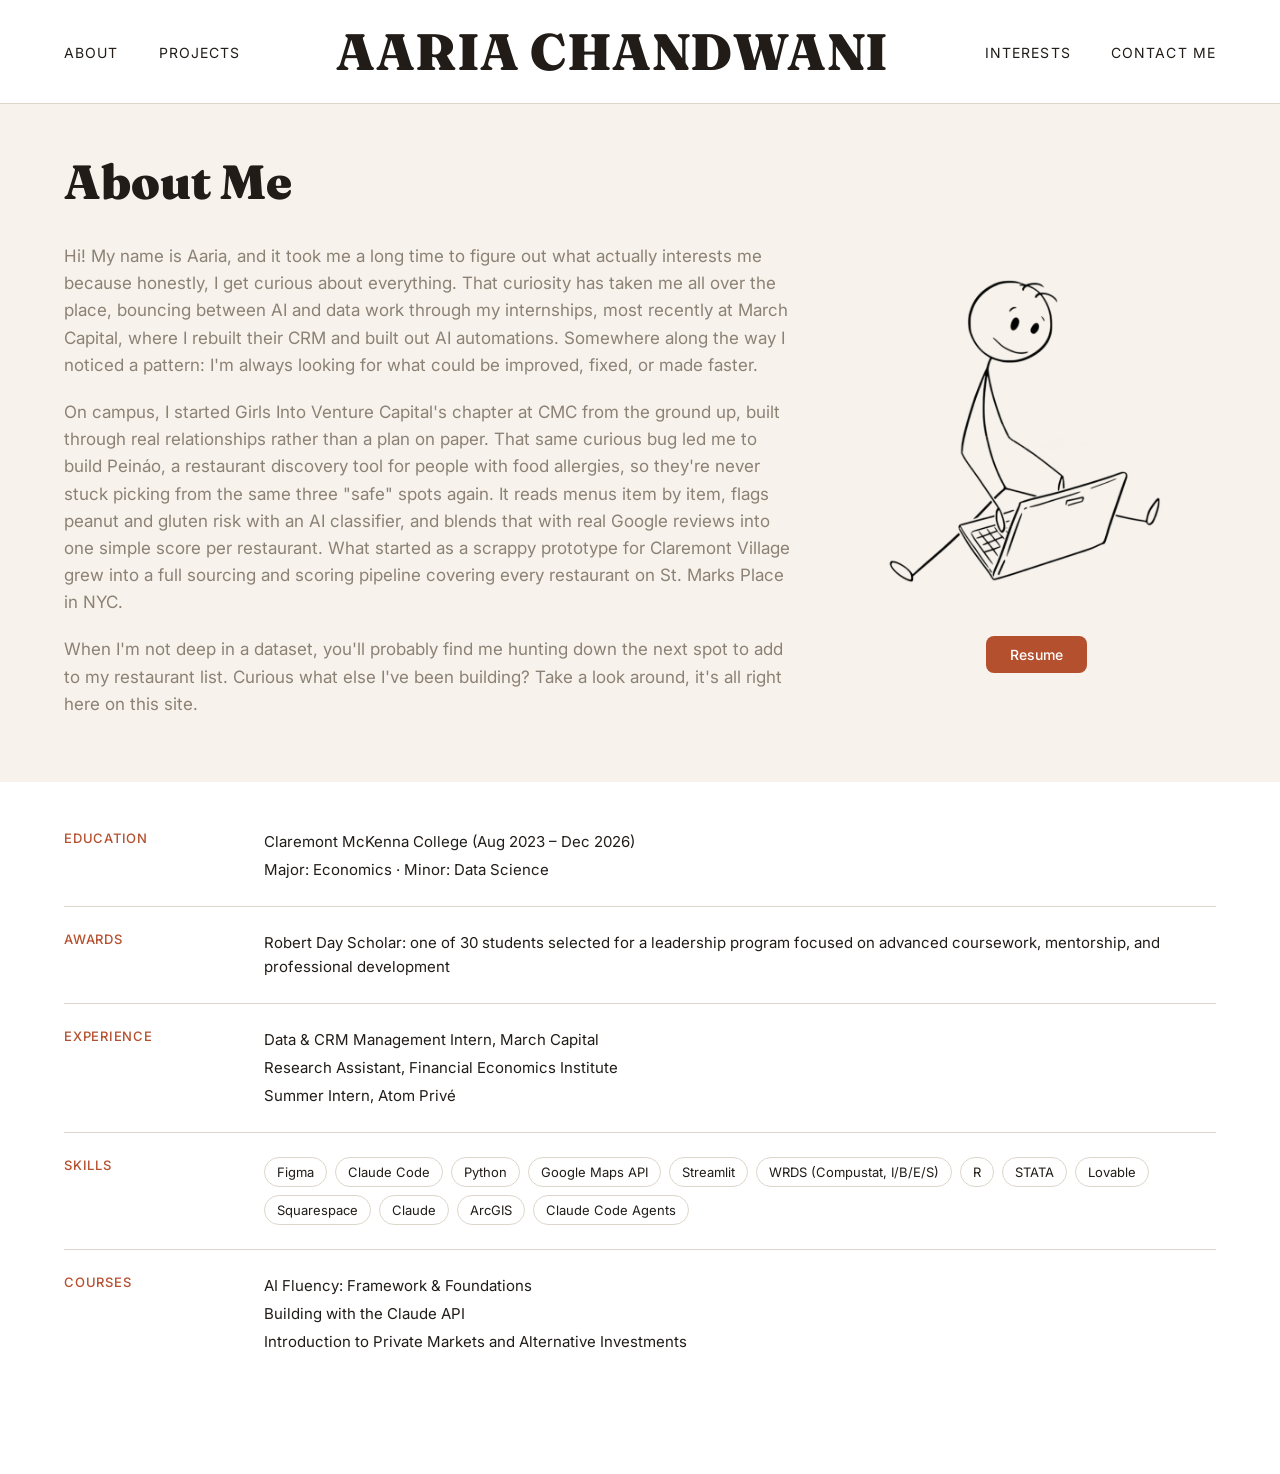
<file: about.html>
<!DOCTYPE html>
<html lang="en">
<head>
  <meta charset="UTF-8" />
  <meta name="viewport" content="width=device-width, initial-scale=1.0" />
  <title>About — Aaria Chandwani</title>
  <link rel="preconnect" href="https://fonts.googleapis.com" />
  <link rel="preconnect" href="https://fonts.gstatic.com" crossorigin />
  <link href="https://fonts.googleapis.com/css2?family=Fraunces:wght@400;900&family=Inter:wght@400;500&display=swap" rel="stylesheet" />
  <link rel="stylesheet" href="css/style.css" />
  <link rel="stylesheet" href="css/about.css" />
</head>
<body>

  <nav class="nav">
    <ul class="nav-links">
      <li><a href="about.html">About</a></li>
      <li><a href="projects.html">Projects</a></li>
    </ul>
    <a href="index.html" class="nav-wordmark">AARIA CHANDWANI</a>
    <ul class="nav-links">
      <li><a href="interests.html">Interests</a></li>
      <li><a href="contact.html">Contact Me</a></li>
    </ul>
  </nav>

  <header class="page-heading">
    <h1>About Me</h1>
  </header>

  <section class="about-bio">
    <div class="about-bio-text">
      <p>Hi! My name is Aaria, and it took me a long time to figure out what actually interests me because honestly, I get curious about everything. That curiosity has taken me all over the place, bouncing between AI and data work through my internships, most recently at March Capital, where I rebuilt their CRM and built out AI automations. Somewhere along the way I noticed a pattern: I'm always looking for what could be improved, fixed, or made faster.</p>
      <p>On campus, I started Girls Into Venture Capital's chapter at CMC from the ground up, built through real relationships rather than a plan on paper. That same curious bug led me to build Peináo, a restaurant discovery tool for people with food allergies, so they're never stuck picking from the same three "safe" spots again. It reads menus item by item, flags peanut and gluten risk with an AI classifier, and blends that with real Google reviews into one simple score per restaurant. What started as a scrappy prototype for Claremont Village grew into a full sourcing and scoring pipeline covering every restaurant on St. Marks Place in NYC.</p>
      <p>When I'm not deep in a dataset, you'll probably find me hunting down the next spot to add to my restaurant list. Curious what else I've been building? Take a look around, it's all right here on this site.</p>
    </div>
    <div class="about-illustration">
      <img src="assets/aboutme.png" alt="Illustration of Aaria with a laptop" />
      <a class="resume-button" href="assets/about/Resume.pdf" target="_blank" rel="noopener">Resume</a>
    </div>
  </section>

  <section class="credentials">
    <div class="credential-row">
      <span class="credential-label">Education</span>
      <div class="credential-content">
        <p>Claremont McKenna College (Aug 2023 – Dec 2026)</p>
        <p>Major: Economics · Minor: Data Science</p>
      </div>
    </div>

    <div class="credential-row">
      <span class="credential-label">Awards</span>
      <div class="credential-content">
        <p>Robert Day Scholar: one of 30 students selected for a leadership program focused on advanced coursework, mentorship, and professional development</p>
      </div>
    </div>

    <div class="credential-row">
      <span class="credential-label">Experience</span>
      <div class="credential-content">
        <p>Data &amp; CRM Management Intern, March Capital</p>
        <p>Research Assistant, Financial Economics Institute</p>
        <p>Summer Intern, Atom Privé</p>
      </div>
    </div>

    <div class="credential-row">
      <span class="credential-label">Skills</span>
      <div class="credential-content">
        <ul class="skill-pills">
          <li>Figma</li>
          <li>Claude Code</li>
          <li>Python</li>
          <li>Google Maps API</li>
          <li>Streamlit</li>
          <li>WRDS (Compustat, I/B/E/S)</li>
          <li>R</li>
          <li>STATA</li>
          <li>Lovable</li>
          <li>Squarespace</li>
          <li>Claude</li>
          <li>ArcGIS</li>
          <li>Claude Code Agents</li>
        </ul>
      </div>
    </div>

    <div class="credential-row">
      <span class="credential-label">Courses</span>
      <div class="credential-content">
        <p>AI Fluency: Framework &amp; Foundations</p>
        <p>Building with the Claude API</p>
        <p>Introduction to Private Markets and Alternative Investments</p>
      </div>
    </div>
  </section>

</body>
</html>
</file>
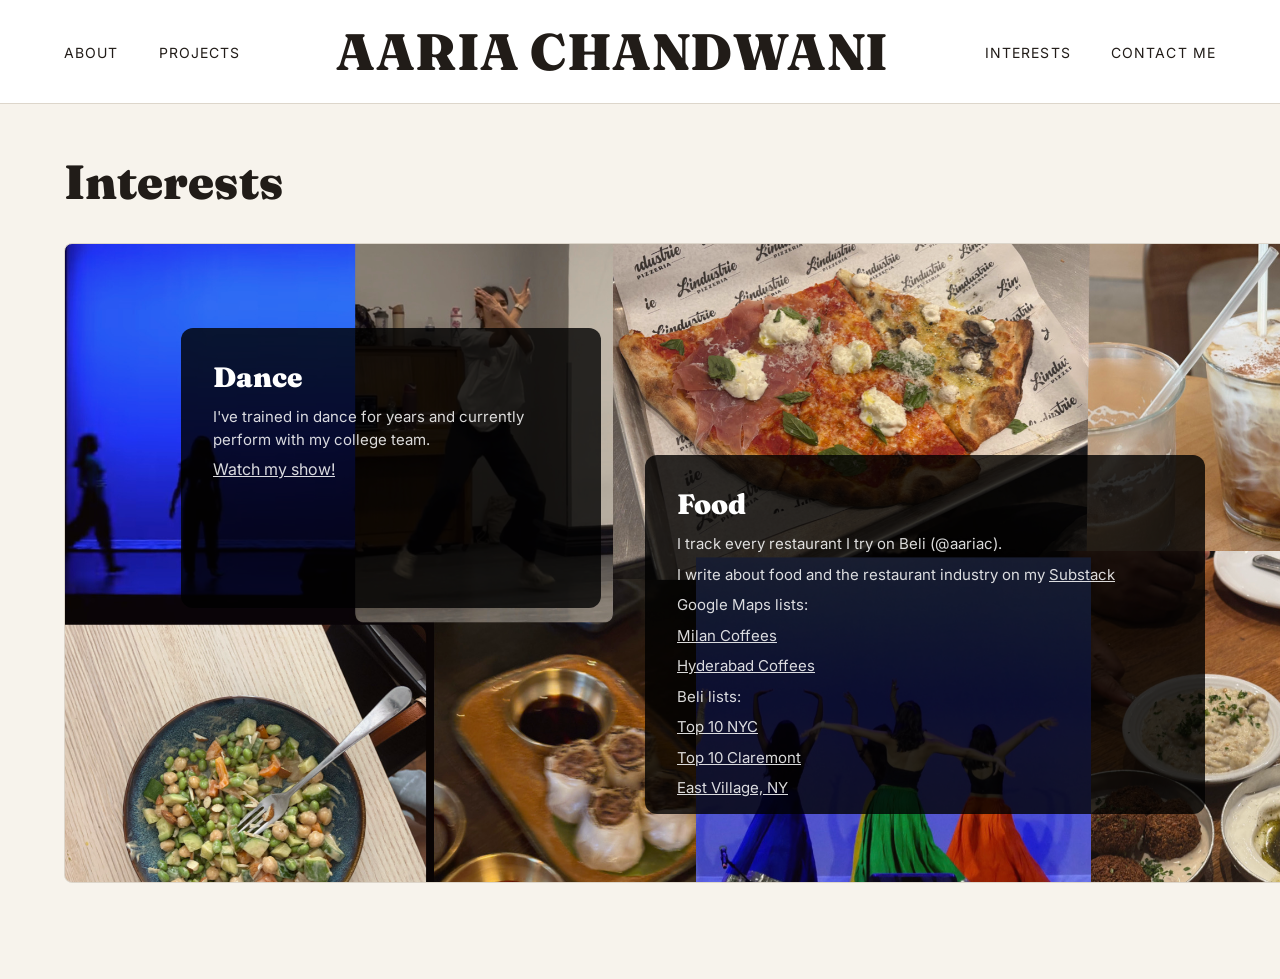
<file: interests.html>
<!DOCTYPE html>
<html lang="en">
<head>
  <meta charset="UTF-8" />
  <meta name="viewport" content="width=device-width, initial-scale=1.0" />
  <title>Interests — Aaria Chandwani</title>
  <link rel="preconnect" href="https://fonts.googleapis.com" />
  <link rel="preconnect" href="https://fonts.gstatic.com" crossorigin />
  <link href="https://fonts.googleapis.com/css2?family=Fraunces:wght@400;900&family=Inter:wght@400;500&display=swap" rel="stylesheet" />
  <link rel="stylesheet" href="css/style.css" />
  <link rel="stylesheet" href="css/interests.css" />
</head>
<body>

  <nav class="nav">
    <ul class="nav-links">
      <li><a href="about.html">About</a></li>
      <li><a href="projects.html">Projects</a></li>
    </ul>
    <a href="index.html" class="nav-wordmark">AARIA CHANDWANI</a>
    <ul class="nav-links">
      <li><a href="interests.html">Interests</a></li>
      <li><a href="contact.html">Contact Me</a></li>
    </ul>
  </nav>

  <header class="page-heading">
    <h1>Interests</h1>
  </header>

  <main class="interests-main">
    <div class="interests-photo">
      <div class="interests-overlay"></div>

      <div class="interest-card interest-card--dance">
        <h2>Dance</h2>
        <p>I've trained in dance for years and currently perform with my college team.</p>
        <a href="https://www.youtube.com/watch?v=mwoezYFAjDw" target="_blank" rel="noopener">Watch my show!</a>
      </div>

      <div class="interest-card interest-card--food">
        <h2>Food</h2>
        <p>I track every restaurant I try on Beli (@aariac).</p>
        <p>I write about food and the restaurant industry on my <a href="https://substack.com/@aariachandwani" target="_blank" rel="noopener">Substack</a></p>
        <p class="interest-list-label">Google Maps lists:</p>
        <p><a href="https://maps.app.goo.gl/Srxj2nvNzNcivfi8A" target="_blank" rel="noopener">Milan Coffees</a></p>
        <p><a href="https://www.google.com/maps/@17.4099252,78.3461083,13z/data=!4m6!1m2!10m1!1e1!11m2!2sflzBBKx6T_G29eXG_iZt2Q!3e3?entry=ttu&g_ep=EgoyMDI2MDcxNS4wIKXMDSoASAFQAw%3D%3D" target="_blank" rel="noopener">Hyderabad Coffees</a></p>
        <p class="interest-list-label">Beli lists:</p>
        <p><a href="https://beliapp.co/rzSgdqdGS4b" target="_blank" rel="noopener">Top 10 NYC</a></p>
        <p><a href="https://beliapp.co/sQbVaFhGS4b" target="_blank" rel="noopener">Top 10 Claremont</a></p>
        <p><a href="https://beliapp.co/W4uDhVoGS4b" target="_blank" rel="noopener">East Village, NY</a></p>
      </div>
    </div>
  </main>

</body>
</html>
</file>
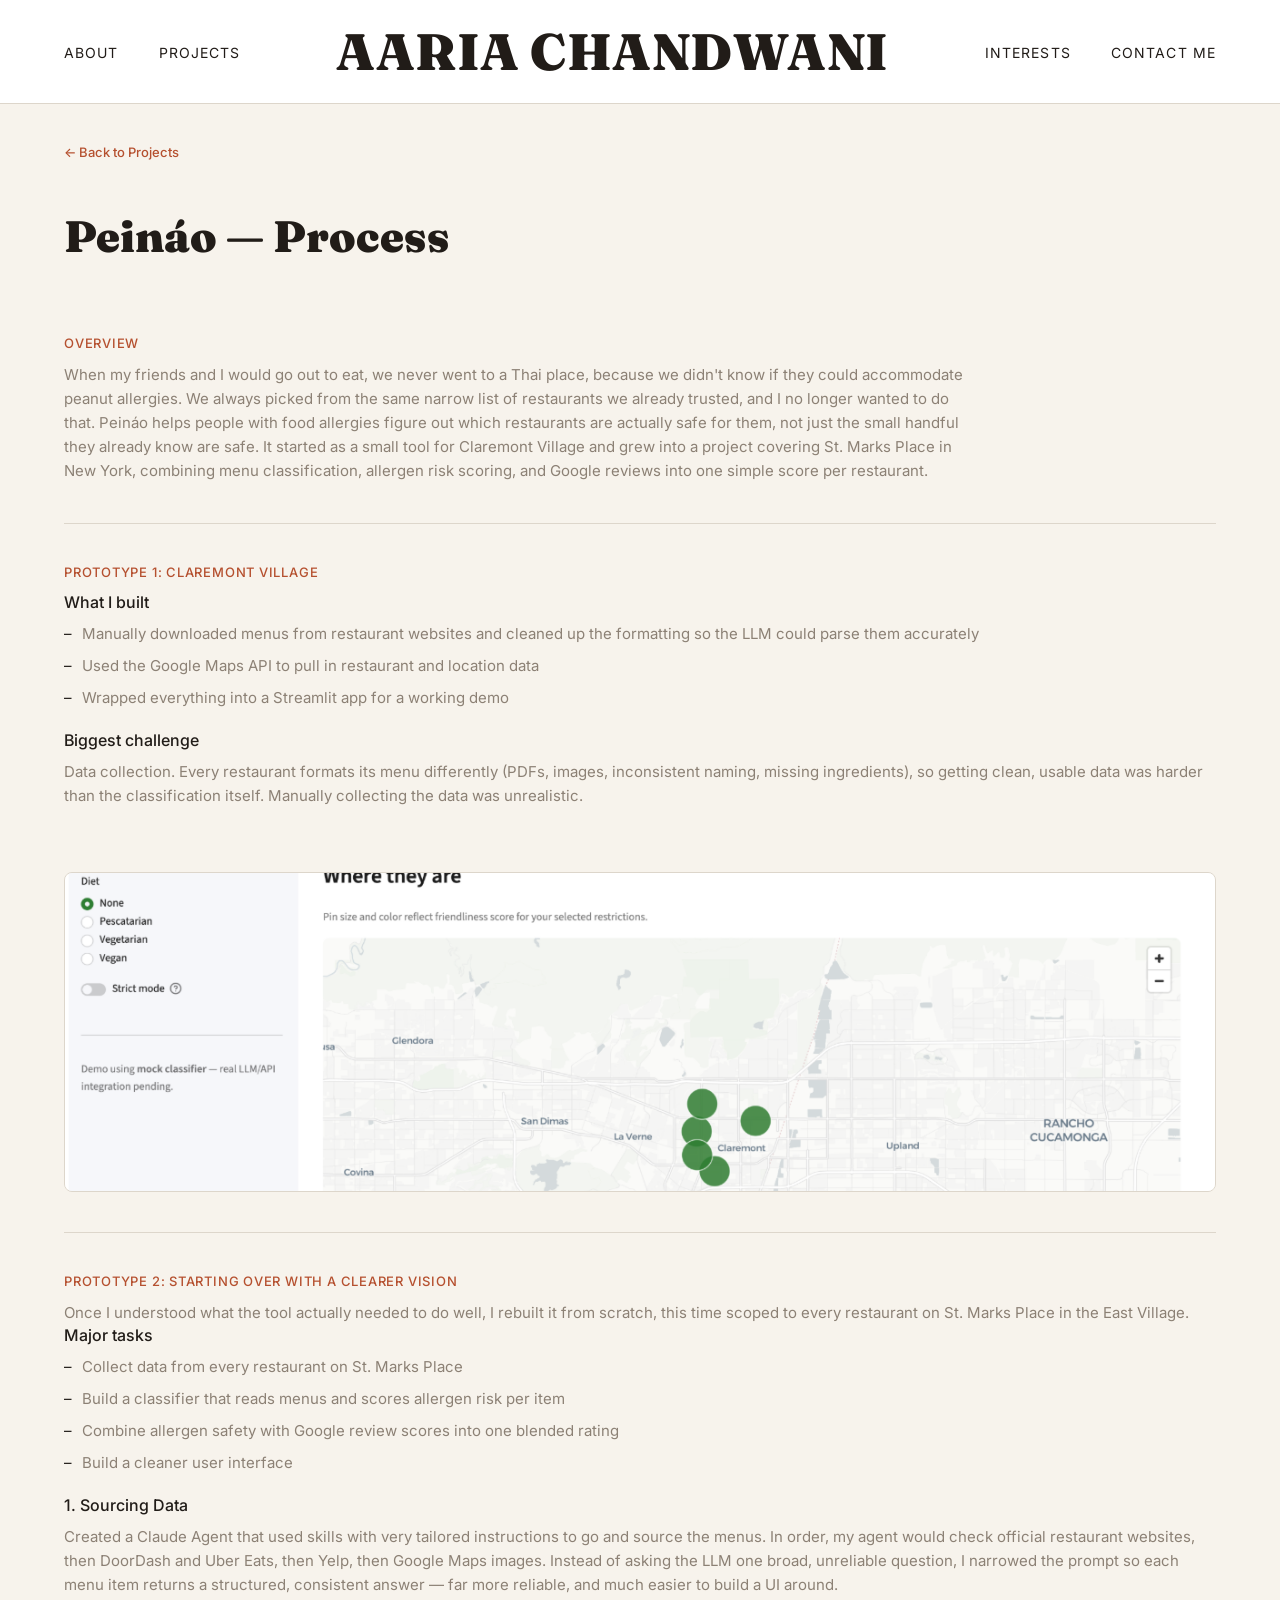
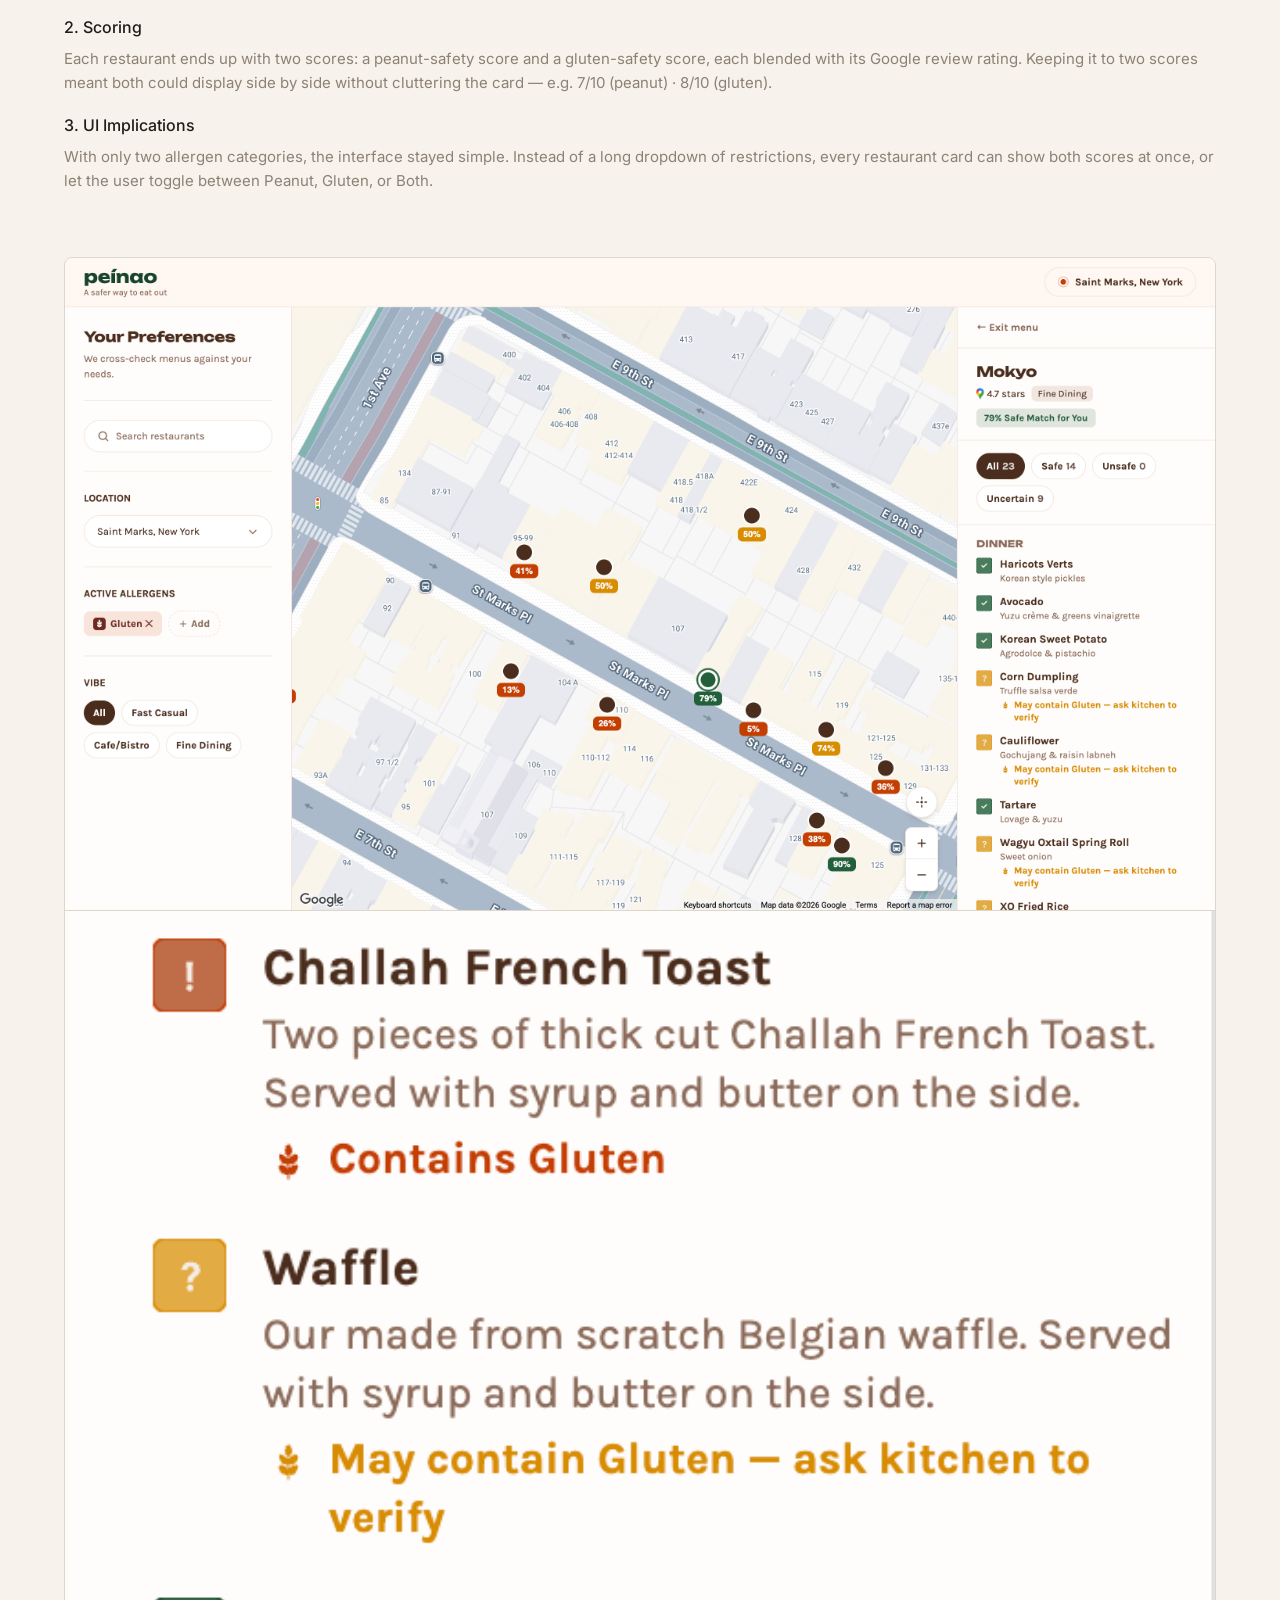
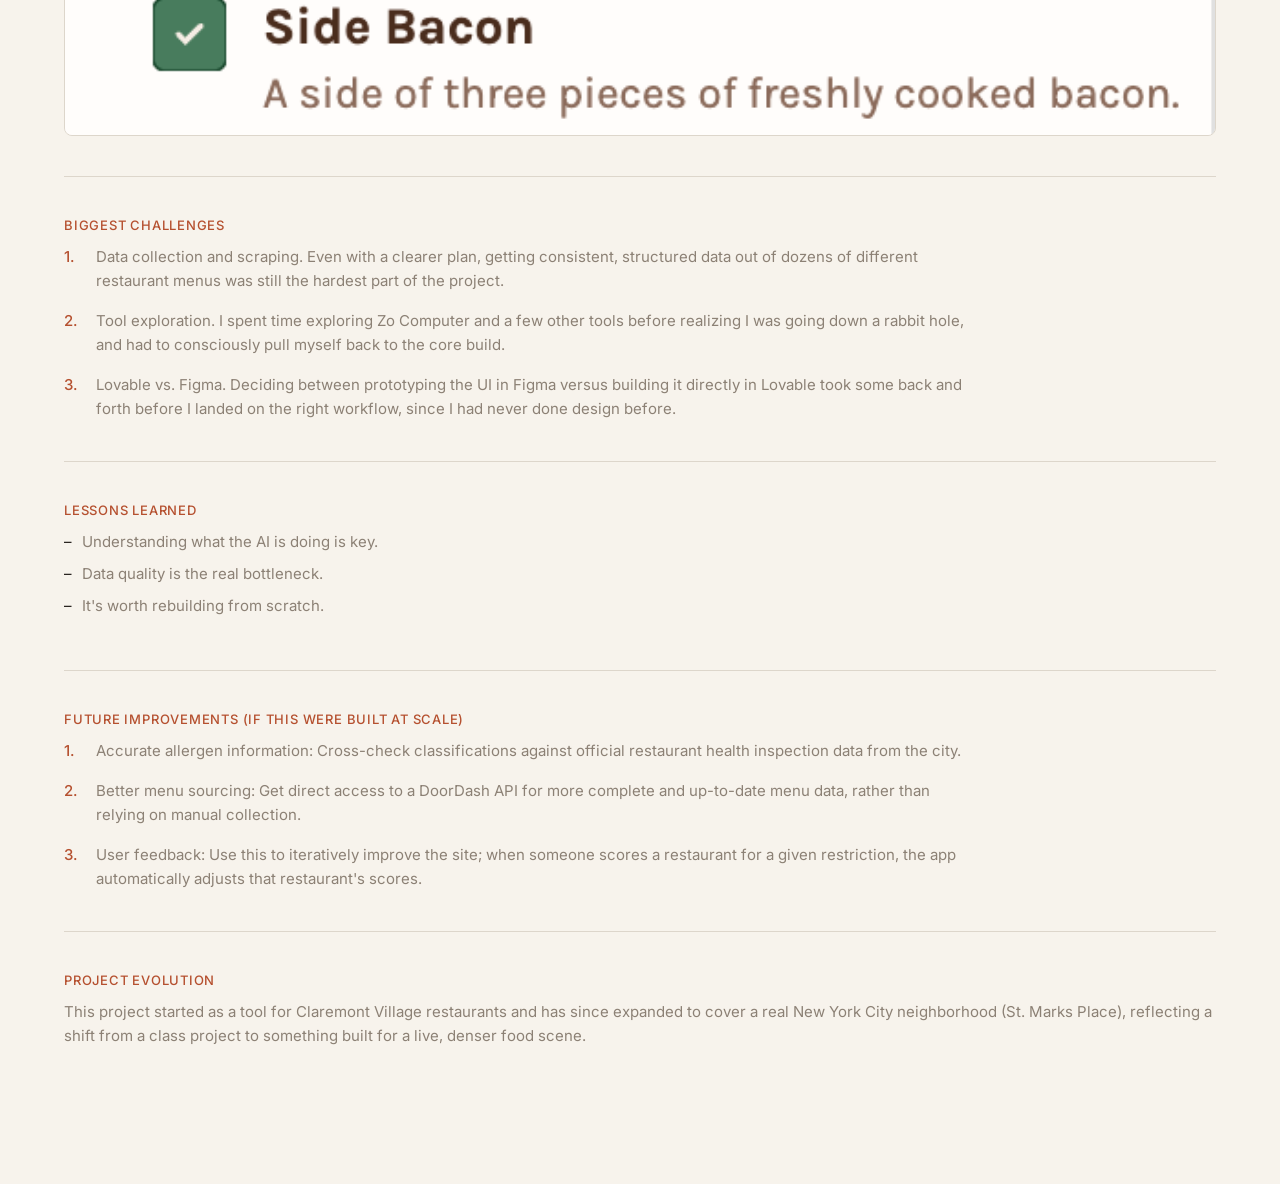
<file: peinao-process.html>
<!DOCTYPE html>
<html lang="en">
<head>
  <meta charset="UTF-8" />
  <meta name="viewport" content="width=device-width, initial-scale=1.0" />
  <title>Peináo — Process — Aaria Chandwani</title>
  <link rel="preconnect" href="https://fonts.googleapis.com" />
  <link rel="preconnect" href="https://fonts.gstatic.com" crossorigin />
  <link href="https://fonts.googleapis.com/css2?family=Fraunces:wght@400;900&family=Inter:wght@400;500&display=swap" rel="stylesheet" />
  <link rel="stylesheet" href="css/style.css" />
  <link rel="stylesheet" href="css/peinao-process.css" />
</head>
<body>

  <nav class="nav">
    <ul class="nav-links">
      <li><a href="about.html">About</a></li>
      <li><a href="projects.html">Projects</a></li>
    </ul>
    <a href="index.html" class="nav-wordmark">AARIA CHANDWANI</a>
    <ul class="nav-links">
      <li><a href="interests.html">Interests</a></li>
      <li><a href="contact.html">Contact Me</a></li>
    </ul>
  </nav>

  <a class="back-link" href="projects.html">← Back to Projects</a>

  <header class="page-heading process-heading">
    <h1>Peináo — Process</h1>
  </header>

  <main class="process-content">

    <section class="process-block process-overview">
      <span class="section-label">Overview</span>
      <p class="process-paragraph process-overview-text">When my friends and I would go out to eat, we never went to a Thai place, because we didn't know if they could accommodate peanut allergies. We always picked from the same narrow list of restaurants we already trusted, and I no longer wanted to do that. Peináo helps people with food allergies figure out which restaurants are actually safe for them, not just the small handful they already know are safe. It started as a small tool for Claremont Village and grew into a project covering St. Marks Place in New York, combining menu classification, allergen risk scoring, and Google reviews into one simple score per restaurant.</p>
    </section>

    <section class="process-row">
      <div class="process-text">
        <span class="section-label">Prototype 1: Claremont Village</span>
        <h3 class="process-subheading">What I built</h3>
        <ul class="dashed-list">
          <li>Manually downloaded menus from restaurant websites and cleaned up the formatting so the LLM could parse them accurately</li>
          <li>Used the Google Maps API to pull in restaurant and location data</li>
          <li>Wrapped everything into a Streamlit app for a working demo</li>
        </ul>
        <h3 class="process-subheading">Biggest challenge</h3>
        <p class="process-paragraph">Data collection. Every restaurant formats its menu differently (PDFs, images, inconsistent naming, missing ingredients), so getting clean, usable data was harder than the classification itself. Manually collecting the data was unrealistic.</p>
      </div>
      <div class="process-image process-image--one">
        <img src="assets/projects/prototype-1.png" alt="Prototype 1 — Claremont Village menu analyzer map" />
      </div>
    </section>

    <section class="process-row">
      <div class="process-text">
        <span class="section-label">Prototype 2: Starting Over with a Clearer Vision</span>
        <p class="process-paragraph">Once I understood what the tool actually needed to do well, I rebuilt it from scratch, this time scoped to every restaurant on St. Marks Place in the East Village.</p>
        <h3 class="process-subheading">Major tasks</h3>
        <ul class="dashed-list">
          <li>Collect data from every restaurant on St. Marks Place</li>
          <li>Build a classifier that reads menus and scores allergen risk per item</li>
          <li>Combine allergen safety with Google review scores into one blended rating</li>
          <li>Build a cleaner user interface</li>
        </ul>
        <h3 class="process-subheading">1. Sourcing Data</h3>
        <p class="process-paragraph">Created a Claude Agent that used skills with very tailored instructions to go and source the menus. In order, my agent would check official restaurant websites, then DoorDash and Uber Eats, then Yelp, then Google Maps images. Instead of asking the LLM one broad, unreliable question, I narrowed the prompt so each menu item returns a structured, consistent answer — far more reliable, and much easier to build a UI around.</p>
        <h3 class="process-subheading">2. Scoring</h3>
        <p class="process-paragraph">Each restaurant ends up with two scores: a peanut-safety score and a gluten-safety score, each blended with its Google review rating. Keeping it to two scores meant both could display side by side without cluttering the card — e.g. 7/10 (peanut) · 8/10 (gluten).</p>
        <h3 class="process-subheading">3. UI Implications</h3>
        <p class="process-paragraph">With only two allergen categories, the interface stayed simple. Instead of a long dropdown of restrictions, every restaurant card can show both scores at once, or let the user toggle between Peanut, Gluten, or Both.</p>
      </div>
      <div class="process-image process-image--two">
        <img src="assets/projects/prototype-2.png" alt="Prototype 2 — St. Marks Place prototype screenshot" />
        <img src="assets/projects/prototype-3.png" alt="Screenshot of Prototype 2 — menu and allergen flag card" />
      </div>
    </section>

    <section class="process-block">
      <span class="section-label">Biggest Challenges</span>
      <ol class="numbered-list">
        <li>Data collection and scraping. Even with a clearer plan, getting consistent, structured data out of dozens of different restaurant menus was still the hardest part of the project.</li>
        <li>Tool exploration. I spent time exploring Zo Computer and a few other tools before realizing I was going down a rabbit hole, and had to consciously pull myself back to the core build.</li>
        <li>Lovable vs. Figma. Deciding between prototyping the UI in Figma versus building it directly in Lovable took some back and forth before I landed on the right workflow, since I had never done design before.</li>
      </ol>
    </section>

    <section class="process-block">
      <span class="section-label">Lessons Learned</span>
      <ul class="dashed-list">
        <li>Understanding what the AI is doing is key.</li>
        <li>Data quality is the real bottleneck.</li>
        <li>It's worth rebuilding from scratch.</li>
      </ul>
    </section>

    <section class="process-block">
      <span class="section-label">Future Improvements (If This Were Built at Scale)</span>
      <ol class="numbered-list">
        <li>Accurate allergen information: Cross-check classifications against official restaurant health inspection data from the city.</li>
        <li>Better menu sourcing: Get direct access to a DoorDash API for more complete and up-to-date menu data, rather than relying on manual collection.</li>
        <li>User feedback: Use this to iteratively improve the site; when someone scores a restaurant for a given restriction, the app automatically adjusts that restaurant's scores.</li>
      </ol>
    </section>

    <section class="process-block">
      <span class="section-label">Project Evolution</span>
      <p class="process-paragraph">This project started as a tool for Claremont Village restaurants and has since expanded to cover a real New York City neighborhood (St. Marks Place), reflecting a shift from a class project to something built for a live, denser food scene.</p>
    </section>

  </main>

</body>
</html>
</file>
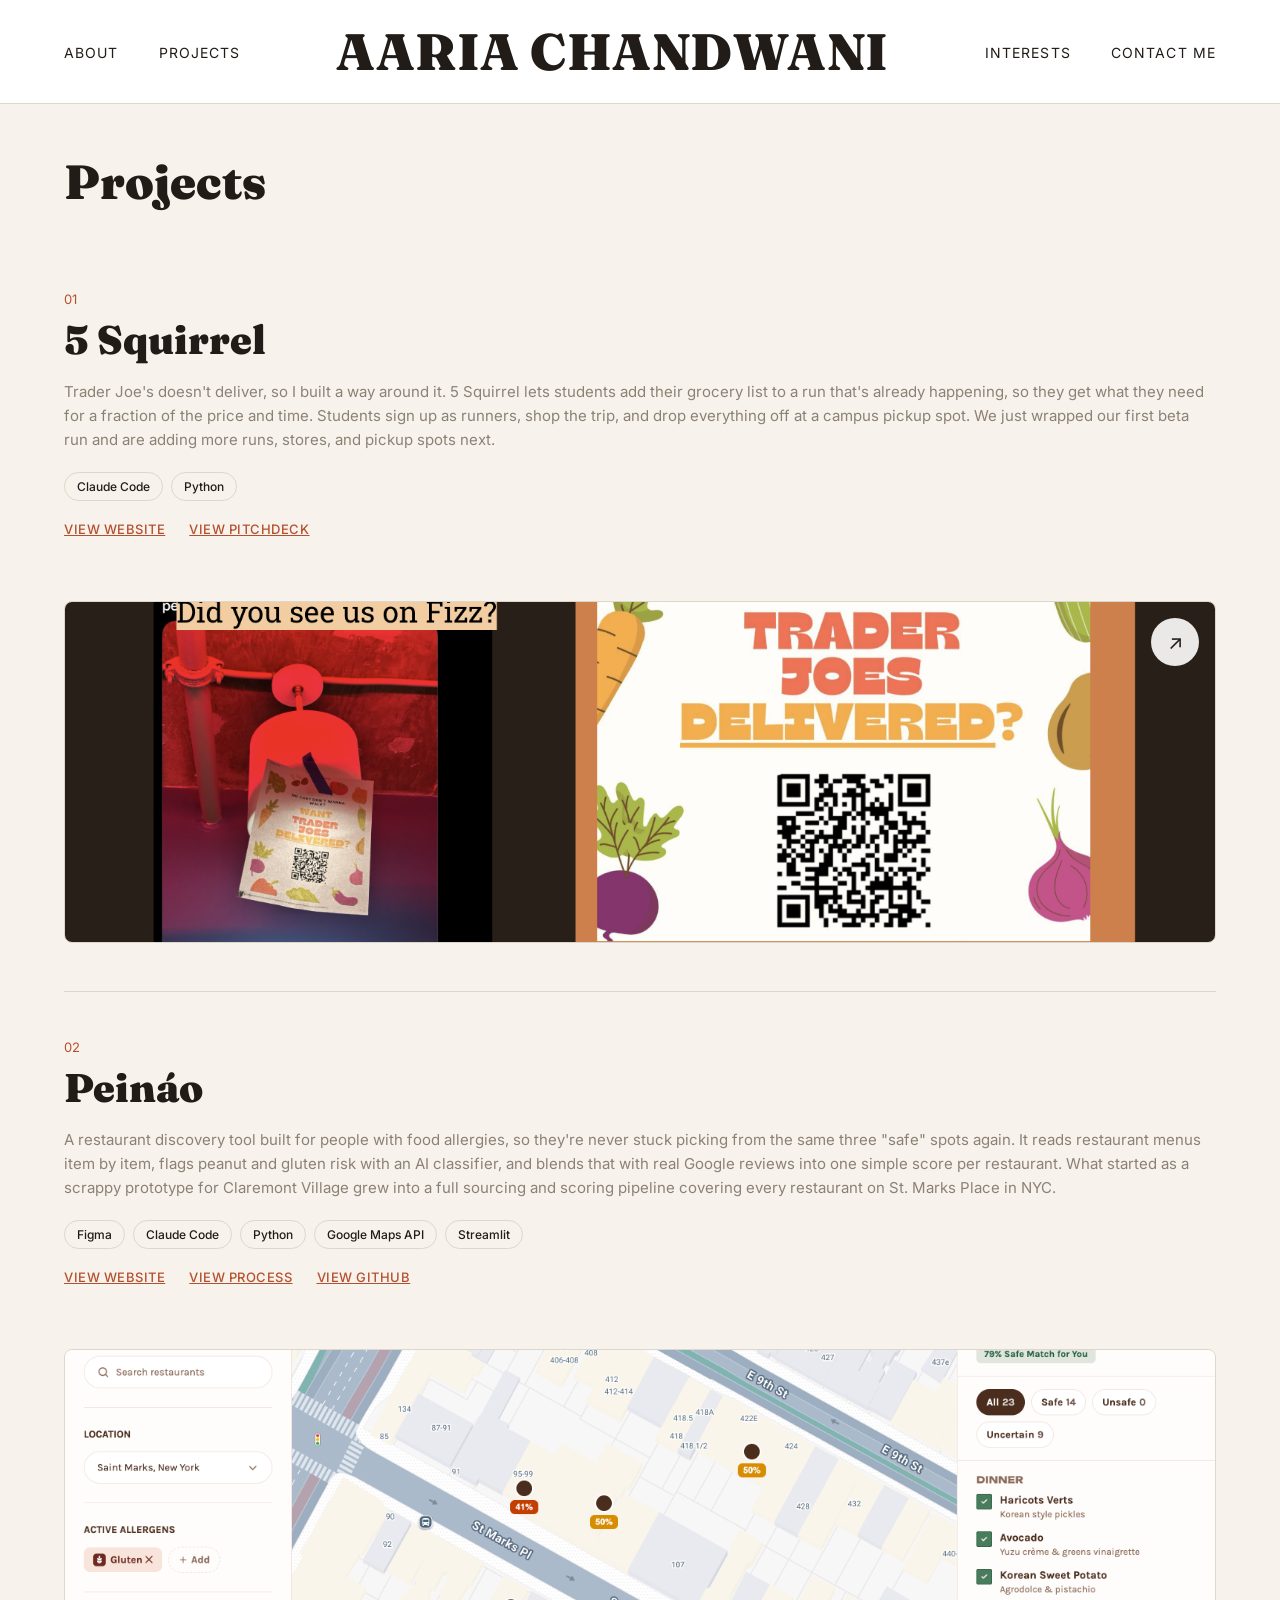
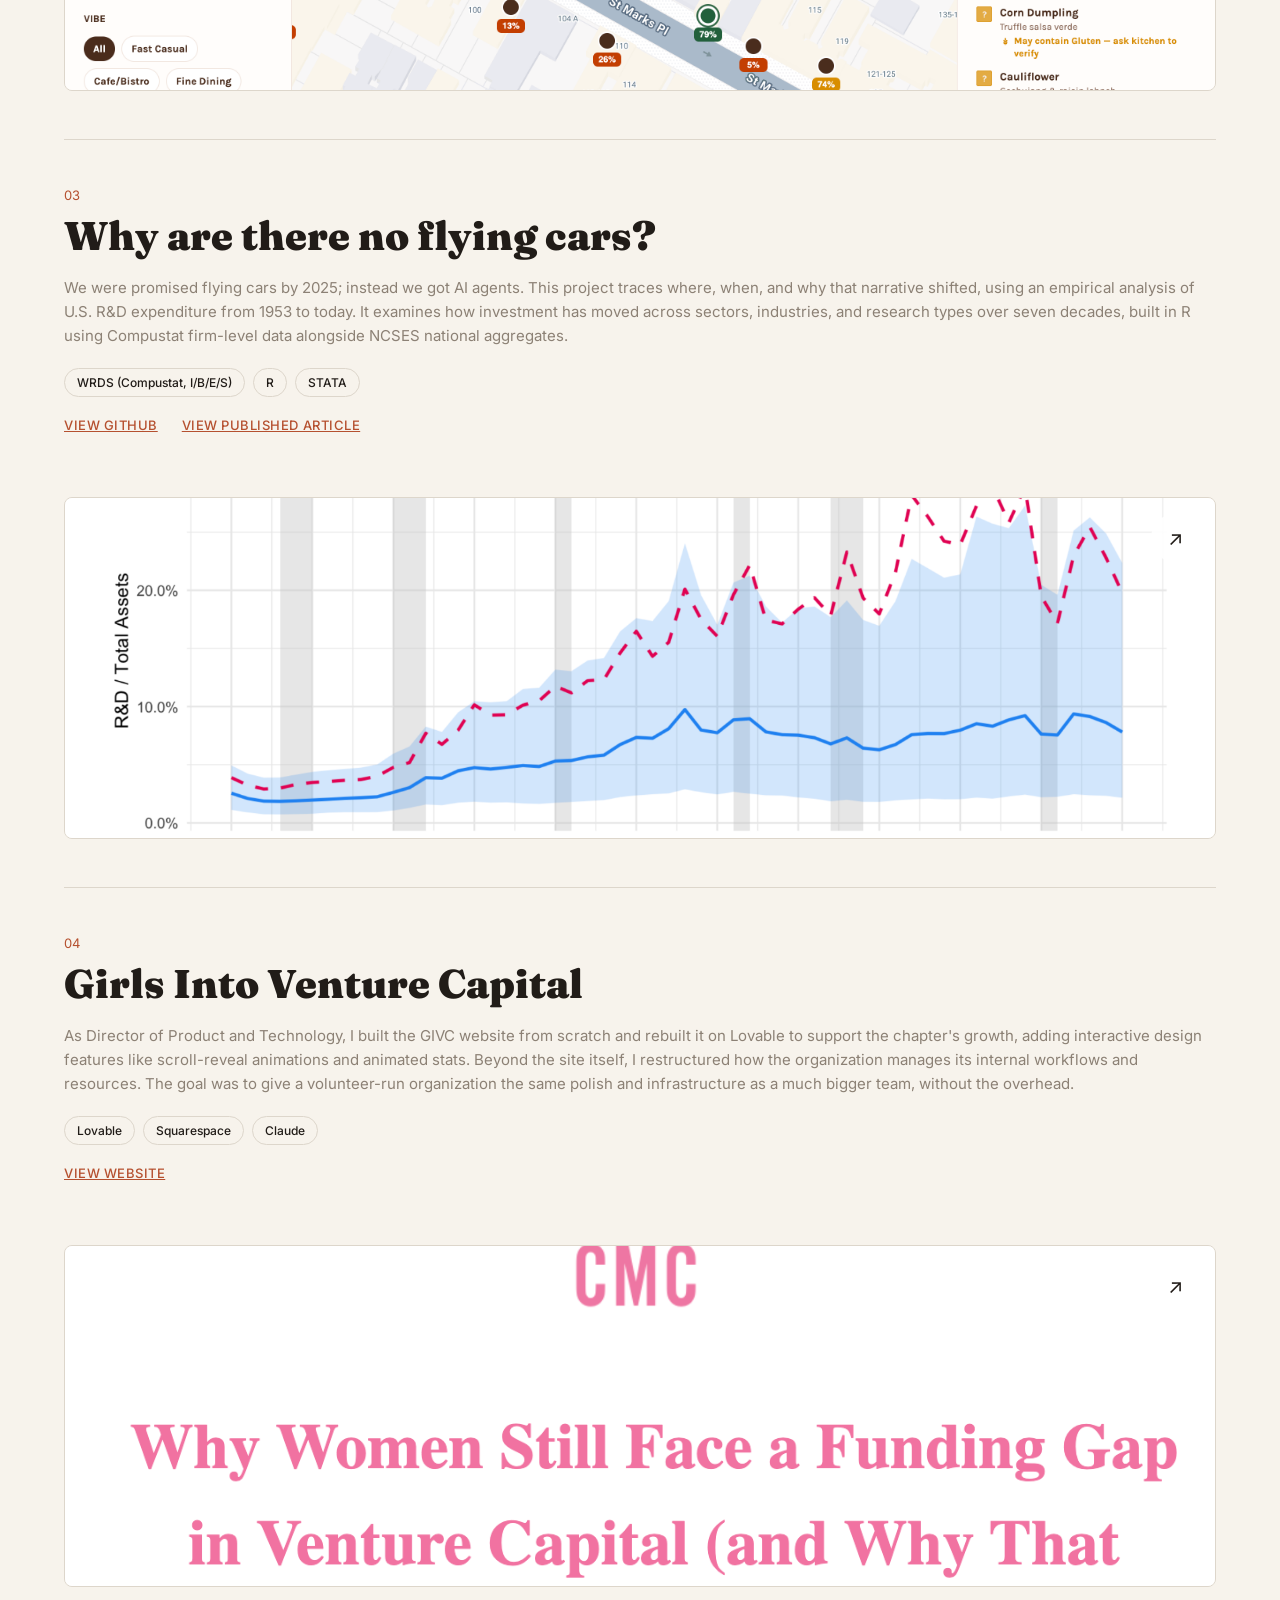
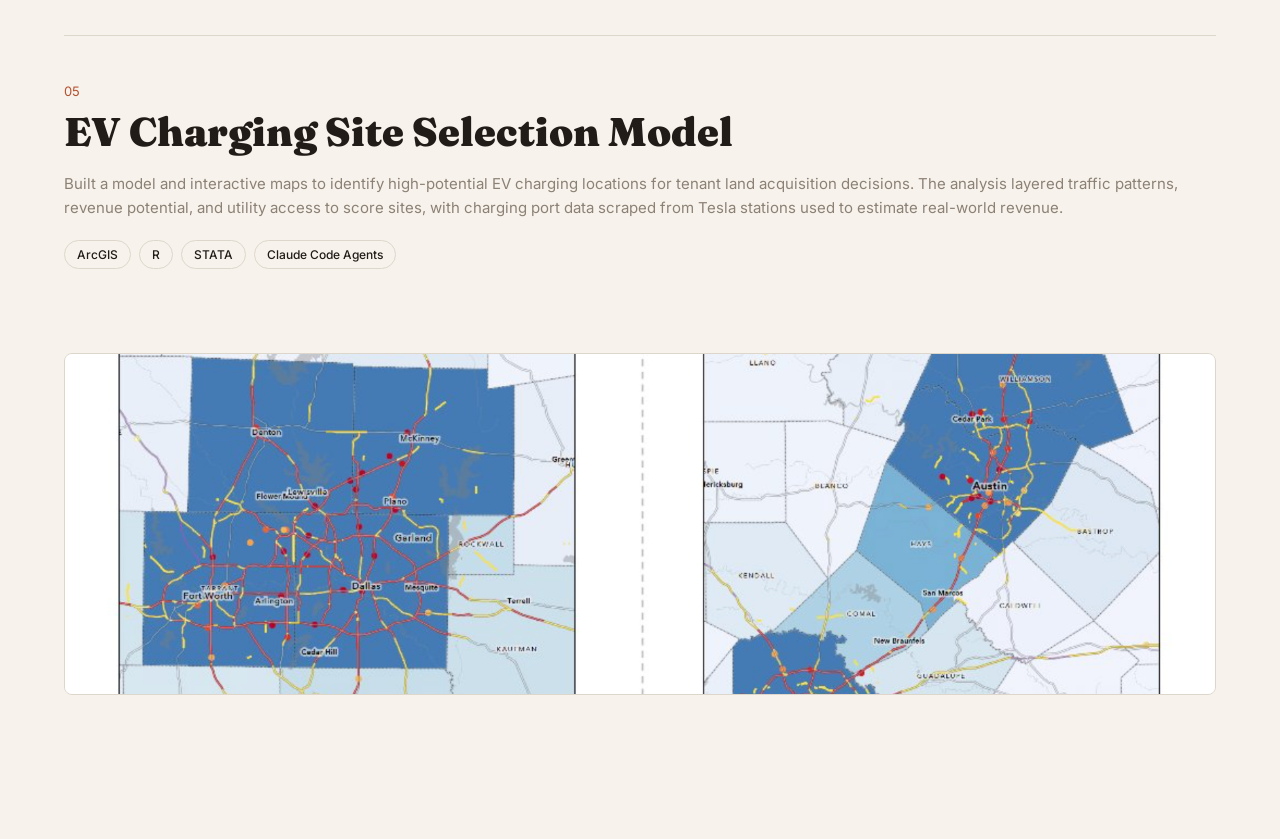
<file: projects.html>
<!DOCTYPE html>
<html lang="en">
<head>
  <meta charset="UTF-8" />
  <meta name="viewport" content="width=device-width, initial-scale=1.0" />
  <title>Projects — Aaria Chandwani</title>
  <link rel="preconnect" href="https://fonts.googleapis.com" />
  <link rel="preconnect" href="https://fonts.gstatic.com" crossorigin />
  <link href="https://fonts.googleapis.com/css2?family=Fraunces:wght@400;900&family=Inter:wght@400;500&display=swap" rel="stylesheet" />
  <link rel="stylesheet" href="css/style.css" />
  <link rel="stylesheet" href="css/projects.css" />
</head>
<body>

  <nav class="nav">
    <ul class="nav-links">
      <li><a href="about.html">About</a></li>
      <li><a href="projects.html">Projects</a></li>
    </ul>
    <a href="index.html" class="nav-wordmark">AARIA CHANDWANI</a>
    <ul class="nav-links">
      <li><a href="interests.html">Interests</a></li>
      <li><a href="contact.html">Contact Me</a></li>
    </ul>
  </nav>

  <header class="page-heading">
    <h1>Projects</h1>
  </header>

  <main class="project-list">

    <section class="project-row">
      <div class="project-text">
        <span class="project-index">01</span>
        <h2 class="project-title">5 Squirrel</h2>
        <p class="project-desc">Trader Joe's doesn't deliver, so I built a way around it. 5 Squirrel lets students add their grocery list to a run that's already happening, so they get what they need for a fraction of the price and time. Students sign up as runners, shop the trip, and drop everything off at a campus pickup spot. We just wrapped our first beta run and are adding more runs, stores, and pickup spots next.</p>
        <ul class="project-skills">
          <li>Claude Code</li>
          <li>Python</li>
        </ul>
        <div class="project-links">
          <a href="https://www.5squirrel.com/" target="_blank" rel="noopener">View Website</a>
          <a href="https://docs.google.com/presentation/d/1V8YhrM7m23KrUpfGQU0SdcgyiouHjKrPK9v2ellNz9w/edit?usp=sharing" target="_blank" rel="noopener">View Pitchdeck</a>
        </div>
      </div>
      <a class="project-image" href="https://www.5squirrel.com/" target="_blank" rel="noopener">
        <img src="assets/projects/5squirrel.png" alt="5 Squirrel campus flyer and Fizz post" />
        <span class="image-badge">↗</span>
      </a>
    </section>

    <section class="project-row">
      <div class="project-text">
        <span class="project-index">02</span>
        <h2 class="project-title">Peináo</h2>
        <p class="project-desc">A restaurant discovery tool built for people with food allergies, so they're never stuck picking from the same three "safe" spots again. It reads restaurant menus item by item, flags peanut and gluten risk with an AI classifier, and blends that with real Google reviews into one simple score per restaurant. What started as a scrappy prototype for Claremont Village grew into a full sourcing and scoring pipeline covering every restaurant on St. Marks Place in NYC.</p>
        <ul class="project-skills">
          <li>Figma</li>
          <li>Claude Code</li>
          <li>Python</li>
          <li>Google Maps API</li>
          <li>Streamlit</li>
        </ul>
        <div class="project-links">
          <a href="https://peinao.vercel.app/" target="_blank" rel="noopener">View Website</a>
          <a href="peinao-process.html">View Process</a>
          <a href="https://github.com/Aaria1204/Allergens-" target="_blank" rel="noopener">View Github</a>
        </div>
      </div>
      <div class="project-image">
        <img src="assets/projects/peinao.png" alt="Peináo app prototype screenshot" />
      </div>
    </section>

    <section class="project-row">
      <div class="project-text">
        <span class="project-index">03</span>
        <h2 class="project-title">Why are there no flying cars?</h2>
        <p class="project-desc">We were promised flying cars by 2025; instead we got AI agents. This project traces where, when, and why that narrative shifted, using an empirical analysis of U.S. R&D expenditure from 1953 to today. It examines how investment has moved across sectors, industries, and research types over seven decades, built in R using Compustat firm-level data alongside NCSES national aggregates.</p>
        <ul class="project-skills">
          <li>WRDS (Compustat, I/B/E/S)</li>
          <li>R</li>
          <li>STATA</li>
        </ul>
        <div class="project-links">
          <a href="https://github.com/Aaria1204/R-DResearch" target="_blank" rel="noopener">View Github</a>
          <a href="https://drive.google.com/drive/folders/1XYqcYyh86mVUHAFLZjS3zag3FqAVPo4q" target="_blank" rel="noopener">View Published Article</a>
        </div>
      </div>
      <a class="project-image" href="https://drive.google.com/drive/folders/1XYqcYyh86mVUHAFLZjS3zag3FqAVPo4q" target="_blank" rel="noopener">
        <img src="assets/projects/flying-cars.png" alt="R&D expenditure analysis chart" />
        <span class="image-badge">↗</span>
      </a>
    </section>

    <section class="project-row">
      <div class="project-text">
        <span class="project-index">04</span>
        <h2 class="project-title">Girls Into Venture Capital</h2>
        <p class="project-desc">As Director of Product and Technology, I built the GIVC website from scratch and rebuilt it on Lovable to support the chapter's growth, adding interactive design features like scroll-reveal animations and animated stats. Beyond the site itself, I restructured how the organization manages its internal workflows and resources. The goal was to give a volunteer-run organization the same polish and infrastructure as a much bigger team, without the overhead.</p>
        <ul class="project-skills">
          <li>Lovable</li>
          <li>Squarespace</li>
          <li>Claude</li>
        </ul>
        <div class="project-links">
          <a href="https://www.girlsintovc.com/" target="_blank" rel="noopener">View Website</a>
        </div>
      </div>
      <a class="project-image" href="https://www.girlsintovc.com/" target="_blank" rel="noopener">
        <img src="assets/projects/givc.png" alt="Girls Into Venture Capital website screenshot" />
        <span class="image-badge">↗</span>
      </a>
    </section>

    <section class="project-row">
      <div class="project-text">
        <span class="project-index">05</span>
        <h2 class="project-title">EV Charging Site Selection Model</h2>
        <p class="project-desc">Built a model and interactive maps to identify high-potential EV charging locations for tenant land acquisition decisions. The analysis layered traffic patterns, revenue potential, and utility access to score sites, with charging port data scraped from Tesla stations used to estimate real-world revenue.</p>
        <ul class="project-skills">
          <li>ArcGIS</li>
          <li>R</li>
          <li>STATA</li>
          <li>Claude Code Agents</li>
        </ul>
      </div>
      <div class="project-image">
        <img src="assets/projects/ev-charging.png" alt="EV charging site selection map" />
      </div>
    </section>

  </main>

</body>
</html>
</file>
<file: css/style.css>
:root {
  --color-bg: #F7F3EC;
  --color-surface: #FFFFFF;
  --color-ink: #211C18;
  --color-muted: #8C8175;
  --color-accent: #B5502F;
  --color-line: #DDD6CB;

  --font-display: "Fraunces", serif;
  --font-body: "Inter", sans-serif;
}

* {
  margin: 0;
  padding: 0;
  box-sizing: border-box;
}

html, body {
  background: var(--color-bg);
  color: var(--color-ink);
  font-family: var(--font-body);
  -webkit-font-smoothing: antialiased;
}

a {
  color: var(--color-accent);
  text-decoration: underline;
}

img {
  display: block;
  max-width: 100%;
}

/* ---------- Nav ---------- */

.nav {
  display: flex;
  align-items: center;
  justify-content: space-between;
  padding: 20px 64px;
  background: #fff;
  border-bottom: 1px solid var(--color-line);
  flex-wrap: wrap;
  gap: 12px;
}

.nav-links {
  display: flex;
  gap: 40px;
  list-style: none;
}

.nav-links a {
  color: var(--color-ink);
  text-decoration: none;
  font-size: 14px;
  letter-spacing: 0.08em;
  text-transform: uppercase;
}

.nav-links a:hover {
  color: var(--color-accent);
}

.nav-wordmark {
  font-family: var(--font-display);
  font-weight: 900;
  font-size: clamp(28px, 4vw, 52px);
  letter-spacing: 0.01em;
  text-decoration: none;
  color: var(--color-ink);
  white-space: nowrap;
}

/* ---------- Page heading (About / Projects / Interests / Contact) ---------- */

.page-heading {
  padding: 48px 64px 8px;
}

.page-heading h1 {
  font-family: var(--font-display);
  font-weight: 900;
  font-size: 48px;
  color: var(--color-ink);
}

.back-link {
  display: inline-block;
  padding: 40px 64px 0;
  font-size: 13px;
  font-weight: 500;
  text-decoration: none;
}

@media (max-width: 700px) {
  .nav {
    flex-direction: column;
    justify-content: center;
    padding: 14px 20px;
    gap: 8px;
  }
  .nav-wordmark {
    order: -1;
    font-size: 22px;
  }
  .nav-links {
    gap: 16px;
    justify-content: center;
    flex-wrap: wrap;
  }
  .nav-links a { font-size: 12px; }
  .page-heading, .back-link { padding-left: 24px; padding-right: 24px; }
  .page-heading h1 { font-size: 34px; }
}

@media (max-width: 380px) {
  .nav-wordmark { font-size: 18px; }
}
</file>
<file: css/about.css>
/* ---------- About page ---------- */

.about-bio {
  display: flex;
  align-items: flex-start;
  gap: 64px;
  padding: 24px 64px 64px;
}

.about-bio-text {
  flex: 1 1 auto;
  max-width: 900px;
}

.about-bio-text p {
  color: var(--color-muted);
  font-size: 17px;
  line-height: 1.6;
  margin-bottom: 20px;
}

.about-bio-text p:last-child {
  margin-bottom: 0;
}

.about-illustration {
  flex: 0 0 auto;
  display: flex;
  flex-direction: column;
  align-items: center;
  gap: 16px;
}

.about-illustration img {
  display: block;
  width: 360px;
  height: auto;
}

.resume-button {
  display: inline-block;
  background: var(--color-accent);
  color: #fff;
  font-size: 14px;
  font-weight: 500;
  text-decoration: none;
  padding: 10px 24px;
  border-radius: 8px;
}

.resume-button:hover {
  opacity: 0.9;
}

/* ---------- Credentials ---------- */

.credentials {
  background: var(--color-surface);
  padding: 24px 64px 96px;
}

.credential-row {
  display: flex;
  gap: 40px;
  padding: 24px 0;
  border-top: 1px solid var(--color-line);
}

.credential-row:first-child {
  border-top: none;
}

.credential-label {
  flex: 0 0 160px;
  font-size: 13px;
  font-weight: 500;
  text-transform: uppercase;
  letter-spacing: 0.06em;
  color: var(--color-accent);
}

.credential-content {
  flex: 1;
}

.credential-content p {
  font-size: 15px;
  line-height: 1.6;
  color: var(--color-ink);
  margin-bottom: 4px;
}

.credential-content p:last-child {
  margin-bottom: 0;
}

.skill-pills {
  display: flex;
  flex-wrap: wrap;
  gap: 8px;
  list-style: none;
  margin: 0;
  padding: 0;
}

.skill-pills li {
  border: 1px solid var(--color-line);
  border-radius: 100px;
  padding: 6px 12px;
  font-size: 13px;
  color: var(--color-ink);
}

@media (max-width: 900px) {
  .about-bio {
    flex-direction: column;
  }
  .credential-row {
    flex-direction: column;
    gap: 8px;
  }
}

@media (max-width: 700px) {
  .about-bio,
  .credentials {
    padding-left: 24px;
    padding-right: 24px;
  }
}
</file>
<file: css/interests.css>
/* ---------- Interests page ---------- */

.interests-main {
  padding: 24px 0 96px;
  overflow-x: auto;
}

.interests-photo {
  position: relative;
  width: 1312px;
  height: 640px;
  margin: 0 64px;
  border: 1px solid var(--color-line);
  border-radius: 8px;
  overflow: hidden;
  background-image: url("../assets/Interests/Interests(BG).png");
  background-size: cover;
  background-position: center;
}

.interests-overlay {
  position: absolute;
  inset: 0;
  background: var(--color-accent);
  opacity: 0.05;
  z-index: 1;
}

.interest-card {
  position: absolute;
  z-index: 2;
  background: rgba(0, 0, 0, 0.8);
  border-radius: 12px;
  padding: 32px;
  color: rgba(255, 255, 255, 0.85);
  box-sizing: border-box;
}

.interest-card h2 {
  font-family: var(--font-display);
  font-weight: 900;
  font-size: 28px;
  color: #fff;
  margin-bottom: 12px;
}

.interest-card p {
  font-size: 15px;
  line-height: 1.5;
  color: rgba(255, 255, 255, 0.85);
  margin-bottom: 8px;
}

.interest-card a {
  color: rgba(255, 255, 255, 0.85);
  text-decoration: underline;
}

.interest-list-label {
  margin-bottom: 4px;
}

.interest-card--dance {
  left: 116px;
  top: 84px;
  width: 420px;
  height: 280px;
}

.interest-card--food {
  left: 580px;
  top: 211px;
  width: 560px;
  height: 359px;
}

@media (max-width: 900px) {
  .interests-main {
    overflow-x: visible;
    padding: 24px 24px 64px;
  }

  .interests-photo {
    width: auto;
    height: auto;
    margin: 0;
    display: flex;
    flex-direction: column;
    gap: 16px;
    background-image: none;
    border: none;
  }

  .interests-overlay {
    display: none;
  }

  .interest-card {
    position: relative;
    left: auto;
    top: auto;
    width: 100% !important;
    height: auto !important;
    overflow: hidden;
    background: var(--color-ink);
    background-image: url("../assets/Interests/Interests(BG).png");
    background-size: cover;
    background-position: center;
  }

  .interest-card::before {
    content: "";
    position: absolute;
    inset: 0;
    background: rgba(0, 0, 0, 0.55);
    border-radius: 12px;
    z-index: 0;
  }

  .interest-card > * {
    position: relative;
    z-index: 1;
  }
}
</file>
<file: css/peinao-process.css>
/* ---------- Peináo — Process page ---------- */

.process-heading h1 {
  font-size: 44px;
}

.process-content {
  max-width: 1320px;
  margin: 0 auto;
  padding: 24px 64px 96px;
}

.process-content > *:not(:first-child) {
  border-top: 1px solid var(--color-line);
}

.process-block,
.process-row {
  padding: 40px 0;
}

.section-label {
  display: block;
  font-size: 13px;
  font-weight: 500;
  text-transform: uppercase;
  letter-spacing: 0.06em;
  color: var(--color-accent);
  margin-bottom: 12px;
}

.process-paragraph {
  font-size: 15px;
  line-height: 1.6;
  color: var(--color-muted);
}

.process-overview-text {
  max-width: 900px;
}

.process-subheading {
  font-family: var(--font-body);
  font-weight: 500;
  font-size: 16px;
  color: var(--color-ink);
  margin: 20px 0 10px;
}

.process-subheading:first-of-type {
  margin-top: 0;
}

.dashed-list {
  list-style: none;
  display: flex;
  flex-direction: column;
  gap: 8px;
  margin: 0 0 12px;
  padding: 0;
}

.dashed-list li {
  position: relative;
  padding-left: 18px;
  font-size: 15px;
  line-height: 1.6;
  color: var(--color-muted);
}

.dashed-list li::before {
  content: "–";
  position: absolute;
  left: 0;
  color: var(--color-ink);
}

.numbered-list {
  list-style: none;
  counter-reset: process-counter;
  display: flex;
  flex-direction: column;
  gap: 16px;
  margin: 0;
  padding: 0;
  max-width: 900px;
}

.numbered-list li {
  position: relative;
  padding-left: 32px;
  font-size: 15px;
  line-height: 1.6;
  color: var(--color-muted);
}

.numbered-list li::before {
  counter-increment: process-counter;
  content: counter(process-counter) ".";
  position: absolute;
  left: 0;
  color: var(--color-accent);
  font-weight: 500;
}

/* ---------- Two-column rows (Prototype 1 / Prototype 2) ---------- */

.process-row {
  display: flex;
  align-items: flex-start;
  gap: 64px;
}

.process-text {
  flex: 0 0 674px;
  width: 674px;
}

.process-image {
  flex: 0 0 560px;
  width: 560px;
  border: 1px solid var(--color-line);
  border-radius: 8px;
  overflow: hidden;
}

.process-image--one {
  height: 318px;
}

.process-image--one img {
  width: 100%;
  height: 100%;
  object-fit: cover;
  display: block;
}

.process-image--two {
  height: 731px;
  display: flex;
  flex-direction: column;
}

.process-image--two img {
  width: 100%;
  flex: 1;
  object-fit: cover;
  display: block;
}

.process-image--two img:first-child {
  border-bottom: 1px solid var(--color-line);
}

@media (max-width: 1320px) {
  .process-row {
    flex-wrap: wrap;
  }
  .process-text,
  .process-image {
    width: 100%;
    flex: 1 1 100%;
  }
  .process-image--one,
  .process-image--two {
    height: auto;
  }
  .process-image--one img {
    height: 318px;
  }
  .process-image--two img {
    height: 366px;
  }
}

@media (max-width: 700px) {
  .process-content {
    padding-left: 24px;
    padding-right: 24px;
  }
  .process-heading h1 {
    font-size: 32px;
  }
  .process-image--one img {
    height: 220px;
  }
  .process-image--two img {
    height: 260px;
  }
}
</file>
<file: css/projects.css>
/* ---------- Projects page ---------- */

.project-list {
  padding: 24px 64px 96px;
  max-width: 1280px;
  margin: 0 auto;
}

.project-row {
  position: relative;
  display: flex;
  align-items: center;
  gap: 64px;
  padding: 48px 0;
}

.project-row:not(:first-child)::before {
  content: "";
  position: absolute;
  top: 0;
  left: 0;
  width: 100%;
  height: 1px;
  background: var(--color-line);
}

.project-text {
  flex: 0 0 560px;
  width: 560px;
}

.project-index {
  display: block;
  font-size: 13px;
  color: var(--color-accent);
  margin-bottom: 8px;
}

.project-title {
  font-family: var(--font-display);
  font-weight: 900;
  font-size: 40px;
  color: var(--color-ink);
  margin-bottom: 16px;
}

.project-desc {
  font-size: 15px;
  line-height: 1.6;
  color: var(--color-muted);
  margin-bottom: 20px;
}

.project-skills {
  display: flex;
  flex-wrap: wrap;
  gap: 8px;
  list-style: none;
  margin-bottom: 20px;
}

.project-skills li {
  border: 1px solid var(--color-line);
  border-radius: 100px;
  padding: 6px 12px;
  font-size: 12px;
  font-weight: 500;
  color: var(--color-ink);
}

.project-links {
  display: flex;
  flex-wrap: wrap;
  gap: 24px;
}

.project-links a {
  color: var(--color-accent);
  text-transform: uppercase;
  font-size: 13px;
  font-weight: 500;
  letter-spacing: 0.04em;
  text-decoration: underline;
}

.project-image {
  flex: 0 0 600px;
  width: 600px;
  height: 342px;
  border: 1px solid var(--color-line);
  border-radius: 8px;
  overflow: hidden;
  display: block;
  position: relative;
}

.project-image img {
  width: 100%;
  height: 100%;
  object-fit: cover;
  display: block;
}

.image-badge {
  position: absolute;
  top: 16px;
  right: 16px;
  width: 48px;
  height: 48px;
  border-radius: 50%;
  background: rgba(255, 255, 255, 0.9);
  display: flex;
  align-items: center;
  justify-content: center;
  font-size: 20px;
  color: var(--color-ink);
}

@media (max-width: 1280px) {
  .project-row {
    flex-wrap: wrap;
  }
  .project-text,
  .project-image {
    width: 100%;
    flex: 1 1 100%;
  }
}

@media (max-width: 700px) {
  .project-list {
    padding-left: 24px;
    padding-right: 24px;
  }
  .project-row {
    gap: 24px;
    padding: 32px 0;
  }
  .project-title {
    font-size: 28px;
  }
  .project-image {
    height: auto;
    aspect-ratio: 600 / 342;
  }
}
</file>
